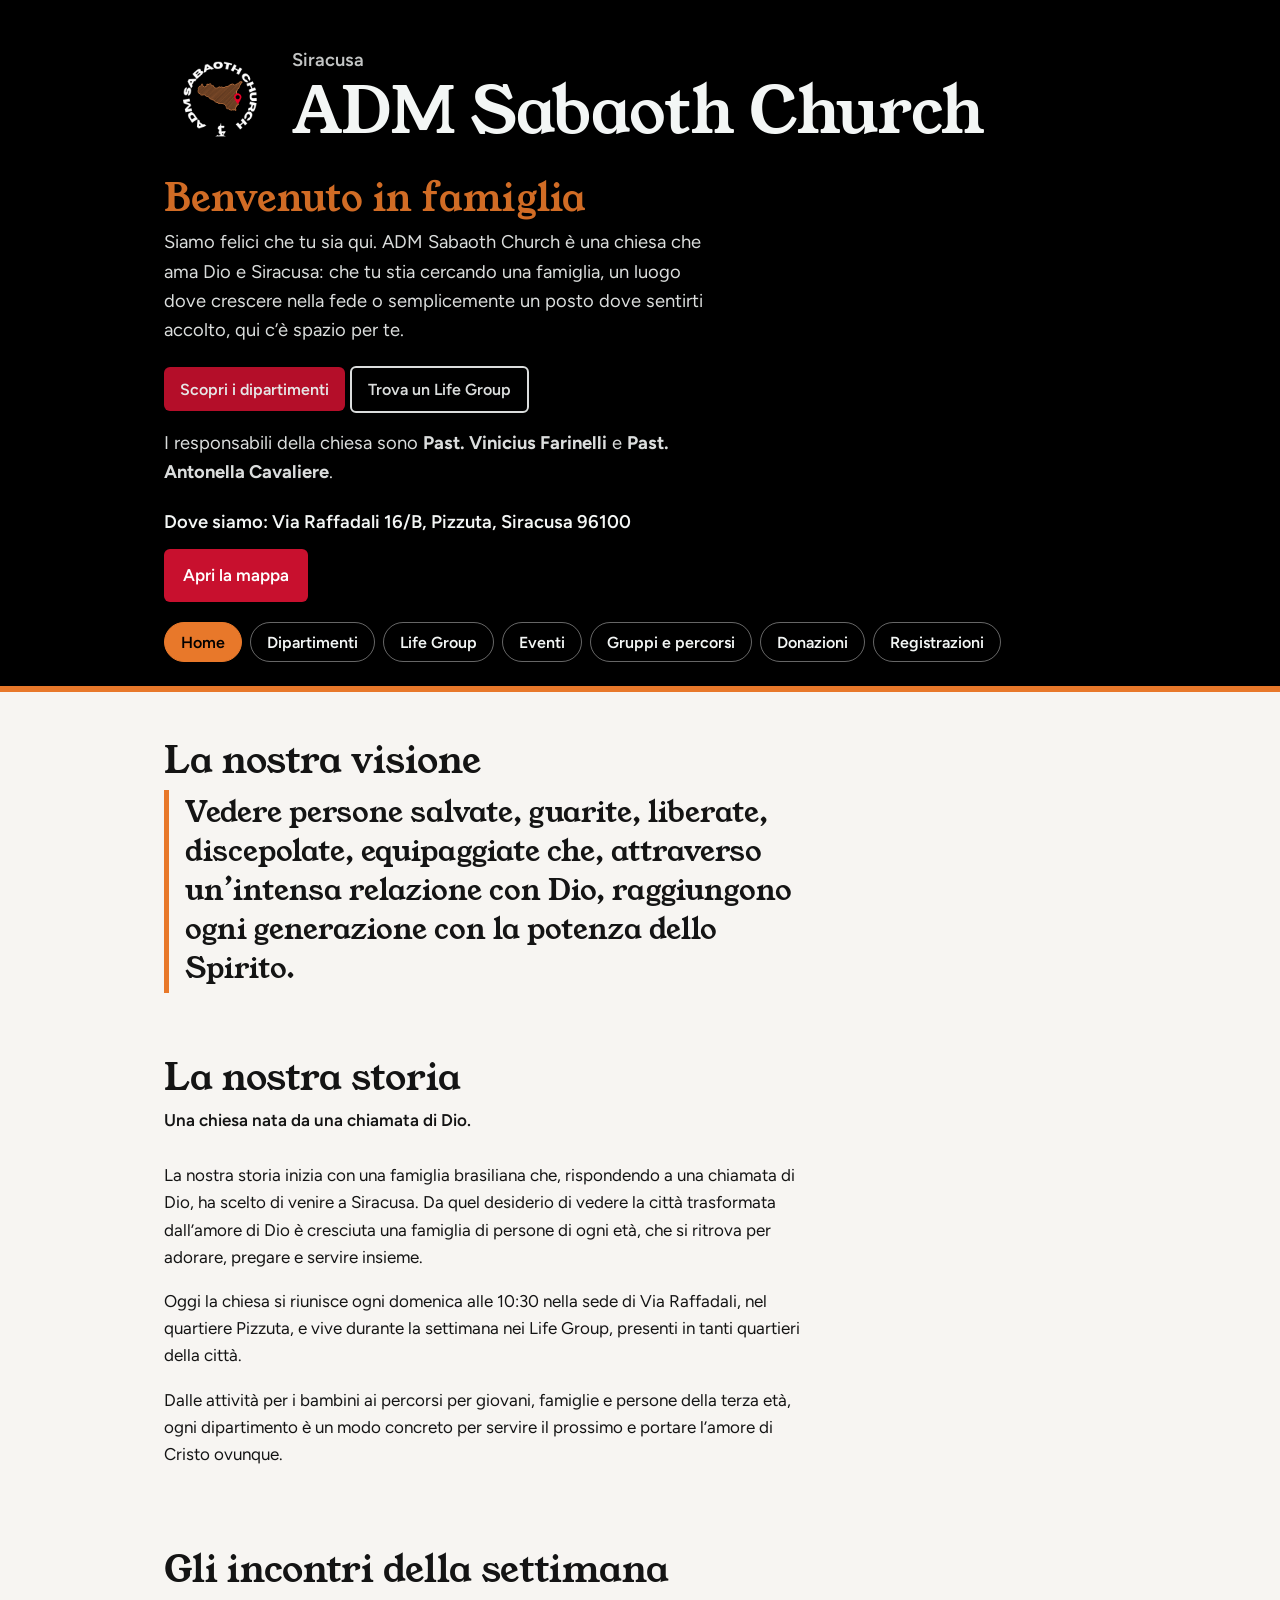
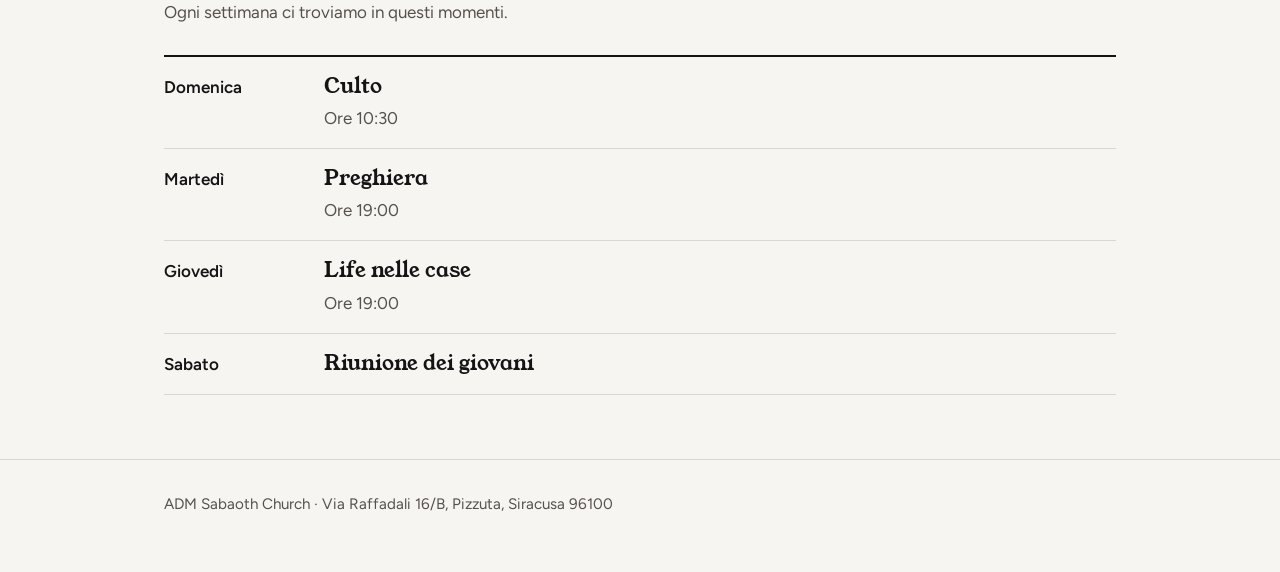
<file: index.html>
<!DOCTYPE html>
<html lang="it">
<head>
<meta charset="utf-8">
<meta name="viewport" content="width=device-width, initial-scale=1, viewport-fit=cover">
<link rel="manifest" href="manifest.webmanifest">
<meta name="theme-color" content="#000000">
<meta name="mobile-web-app-capable" content="yes">
<meta name="apple-mobile-web-app-capable" content="yes">
<meta name="apple-mobile-web-app-title" content="ADM Sabaoth">
<meta name="apple-mobile-web-app-status-bar-style" content="black">
<link rel="apple-touch-icon" href="images/icons/apple-touch-icon.png">
<link rel="icon" type="image/png" href="images/logo.png">
<title>ADM Sabaoth Church Siracusa</title>
<link rel="stylesheet" href="https://fonts.googleapis.com/css2?family=Young+Serif&family=Figtree:wght@400;500;600&display=swap">
<link rel="stylesheet" href="css/style.css">
</head>
<body>
<header class="hero"><div class="wrap">
  <div class="brand"><img class="logo" src="images/logo.png" width="160" height="160" alt="Logo ADM Sabaoth Church"><div><p class="city">Siracusa</p><h1>ADM Sabaoth Church</h1></div></div>
  <div class="hero-more">
    <p class="wl">Benvenuto in famiglia</p>
    <p>Siamo felici che tu sia qui. ADM Sabaoth Church è una chiesa che ama Dio e Siracusa: che tu stia cercando una famiglia, un luogo dove crescere nella fede o semplicemente un posto dove sentirti accolto, qui c’è spazio per te.</p>
    <p class="cta"><button type="button" data-go="dipartimenti">Scopri i dipartimenti</button> <button type="button" class="alt" data-go="life-group">Trova un Life Group</button></p>
    <p class="pastors">I responsabili della chiesa sono <b>Past. Vinicius Farinelli</b> e <b>Past. Antonella Cavaliere</b>.</p>
    <p class="addr">Dove siamo: Via Raffadali 16/B, Pizzuta, Siracusa 96100</p>
    <a class="btn" href="https://maps.app.goo.gl/d8hTg7NX4uiDzxAb7?g_st=ac" target="_blank" rel="noopener">Apri la mappa</a>
  </div>
  <nav class="nav" id="nav" aria-label="Sezioni"><button type="button" data-go="home">Home</button><button type="button" data-go="dipartimenti">Dipartimenti</button><button type="button" data-go="life-group">Life Group</button><button type="button" data-go="eventi">Eventi</button><button type="button" data-go="gruppi">Gruppi e percorsi</button><button type="button" data-go="donazioni">Donazioni</button><button type="button" data-go="registrazioni">Registrazioni</button></nav>
</div></header>

<main class="wrap">
  <div class="view on" id="v-home"><section class="vision" aria-labelledby="vs"><h2 id="vs">La nostra visione</h2><p class="vq">Vedere persone salvate, guarite, liberate, discepolate, equipaggiate che, attraverso un’intensa relazione con Dio, raggiungono ogni generazione con la potenza dello Spirito.</p></section>
  <section class="story" aria-labelledby="st">
    <h2 id="st">La nostra storia</h2>
    <p class="lead">Una chiesa nata da una chiamata di Dio.</p>
    <p>La nostra storia inizia con una famiglia brasiliana che, rispondendo a una chiamata di Dio, ha scelto di venire a Siracusa. Da quel desiderio di vedere la città trasformata dall’amore di Dio è cresciuta una famiglia di persone di ogni età, che si ritrova per adorare, pregare e servire insieme.</p>
    <p>Oggi la chiesa si riunisce ogni domenica alle 10:30 nella sede di Via Raffadali, nel quartiere Pizzuta, e vive durante la settimana nei Life Group, presenti in tanti quartieri della città.</p>
    <p>Dalle attività per i bambini ai percorsi per giovani, famiglie e persone della terza età, ogni dipartimento è un modo concreto per servire il prossimo e portare l’amore di Cristo ovunque.</p>
  </section>
  <section aria-labelledby="att">
    <h2 id="att">Gli incontri della settimana</h2>
    <p class="lead">Ogni settimana ci troviamo in questi momenti.</p>
    <ul class="week">
      <li><span class="day">Domenica</span><span class="what">Culto</span><span class="when">Ore 10:30</span></li>
      <li><span class="day">Martedì</span><span class="what">Preghiera</span><span class="when">Ore 19:00</span></li>
      <li><span class="day">Giovedì</span><span class="what">Life nelle case</span><span class="when">Ore 19:00</span></li>
      <li><span class="day">Sabato</span><span class="what">Riunione dei giovani</span></li>
    </ul>
  </section></div>

  <section class="view" id="v-dipartimenti" aria-labelledby="dip">
    <h2 id="dip">I dipartimenti</h2>
    <p class="lead">Scegli un dipartimento, guarda chi ne è responsabile e scrivigli per iscriverti.</p>
    <div class="deps" id="deps"></div>
  </section>

  <section class="view" id="v-gruppi" aria-labelledby="al">
    <h2 id="al">Gruppi e percorsi</h2>
    <p class="lead">Oltre ai dipartimenti, la chiesa offre gruppi e percorsi pensati per crescere insieme nella fede e nell’amicizia.</p>
    <div class="deps">
      <article class="dep"><h3>Intercessione</h3><p class="tag">Pregare per gli altri</p><p class="desc">Intercedere significa presentare a Dio le necessità, le sofferenze e le speranze delle persone, delle famiglie, della città e del mondo. È un gruppo che si riunisce per pregare insieme, con costanza, per chi ha bisogno e per ciò che Dio sta facendo.</p><p class="lead-name">Responsabili: <b>Katia e Roberta Caschetto</b></p><details><summary>Voglio partecipare</summary><div class="f"><div><label for="in-n">Nome e cognome</label><input id="in-n" autocomplete="name"></div><div><label for="in-p">Cellulare</label><input id="in-p" type="tel" autocomplete="tel"></div><div><label for="in-e">Email (facoltativa)</label><input id="in-e" type="email" autocomplete="email"></div><button type="button" id="in-b">Invia iscrizione</button><p class="msg" id="in-s" role="status"></p></div></details></article>
      <article class="dep"><h3>Gruppo di calcio</h3><p class="tag">Sport e comunione</p><p class="desc">Un gruppo di credenti che si ritrova per giocare a calcio insieme. Un modo semplice per fare squadra, rafforzare le amicizie e vivere la comunione anche fuori dagli incontri della chiesa.</p></article>
      <article class="dep"><h3>Mentorato</h3><p class="tag">Camminare accanto a qualcuno</p><p class="desc">Il mentorato è la possibilità che una persona si prenda cura di un membro della chiesa: prega e digiuna per lui o per lei, lo accompagna a crescere nelle vie del Signore ed è un valido sostegno nel suo cammino.</p><details><summary>Voglio un mentore</summary><div class="f"><p class="desc">Non hai ancora un mentore? Lascia qui i tuoi dati e ti contatteremo.</p><div><label for="mt-n">Nome e cognome</label><input id="mt-n" autocomplete="name"></div><div><label for="mt-e">Email</label><input id="mt-e" type="email" autocomplete="email"></div><div><label for="mt-p">Cellulare (facoltativo)</label><input id="mt-p" type="tel" autocomplete="tel"></div><button type="button" id="mt-b">Invia richiesta</button><p class="msg" id="mt-s" role="status"></p></div></details></article>
    </div>
  </section>

  <section class="view" id="v-life-group" aria-labelledby="lg">
    <h2 id="lg">Life Group</h2>
    <p class="lead">Attraverso questi gruppi vogliamo essere una presenza attiva nei diversi quartieri, favorendo relazioni autentiche e offrendo a ogni persona la possibilità di sentirsi parte di una famiglia. Ecco i Life Group attualmente organizzati sul territorio.</p>
    <div class="deps" id="life"></div>
  </section>

  <section class="view" id="v-eventi" aria-labelledby="ev">
    <h2 id="ev">Prossimi eventi</h2>
    <p class="lead">Gli appuntamenti da non perdere.</p>
    <ul class="week" id="events"></ul>
  </section>

  <section class="view" id="v-donazioni" aria-labelledby="dn">
    <h2 id="dn">Donazioni</h2>
    <p class="lead">Se desideri sostenere la missione della chiesa, puoi farlo con un bonifico bancario. Grazie per la tua generosità!</p>
    <img class="don" src="images/donazioni.png" alt="Dati per il bonifico bancario della Chiesa Assemblea di Dio Missionaria, con codice QR per salvare le coordinate" width="1400" height="624">
  </section>

  <section class="view" id="v-registrazioni" aria-labelledby="yt">
    <h2 id="yt">Rivedi gli incontri</h2>
    <p class="lead">Qui puoi rivivere tutte le attività e gli incontri che vengono fatti in chiesa. Seguici anche su Instagram e Facebook.</p>
    <div class="btns"><a class="btn" id="yt-link" href="https://m.youtube.com/results?sp=mAEA&search_query=adm+siracusa#searching" target="_blank" rel="noopener">Guarda su YouTube</a><a class="btn alt" href="https://www.instagram.com/admsabaoth?xtok=Znh0Nm9xOG95YmV2" target="_blank" rel="noopener">Instagram</a><a class="btn alt" href="https://www.facebook.com/share/1LxFjCsvwn/" target="_blank" rel="noopener">Facebook</a></div>
  </section>
</main>

<footer><div class="wrap">ADM Sabaoth Church · Via Raffadali 16/B, Pizzuta, Siracusa 96100
    <div class="install"><button type="button" id="install-btn" hidden>Installa l’app</button><p id="install-hint" hidden>Per installare l’app: tocca Condividi e poi “Aggiungi alla schermata Home”.</p></div></div></footer>

<script src="js/main.js"></script>
</body>
</html>
</file>
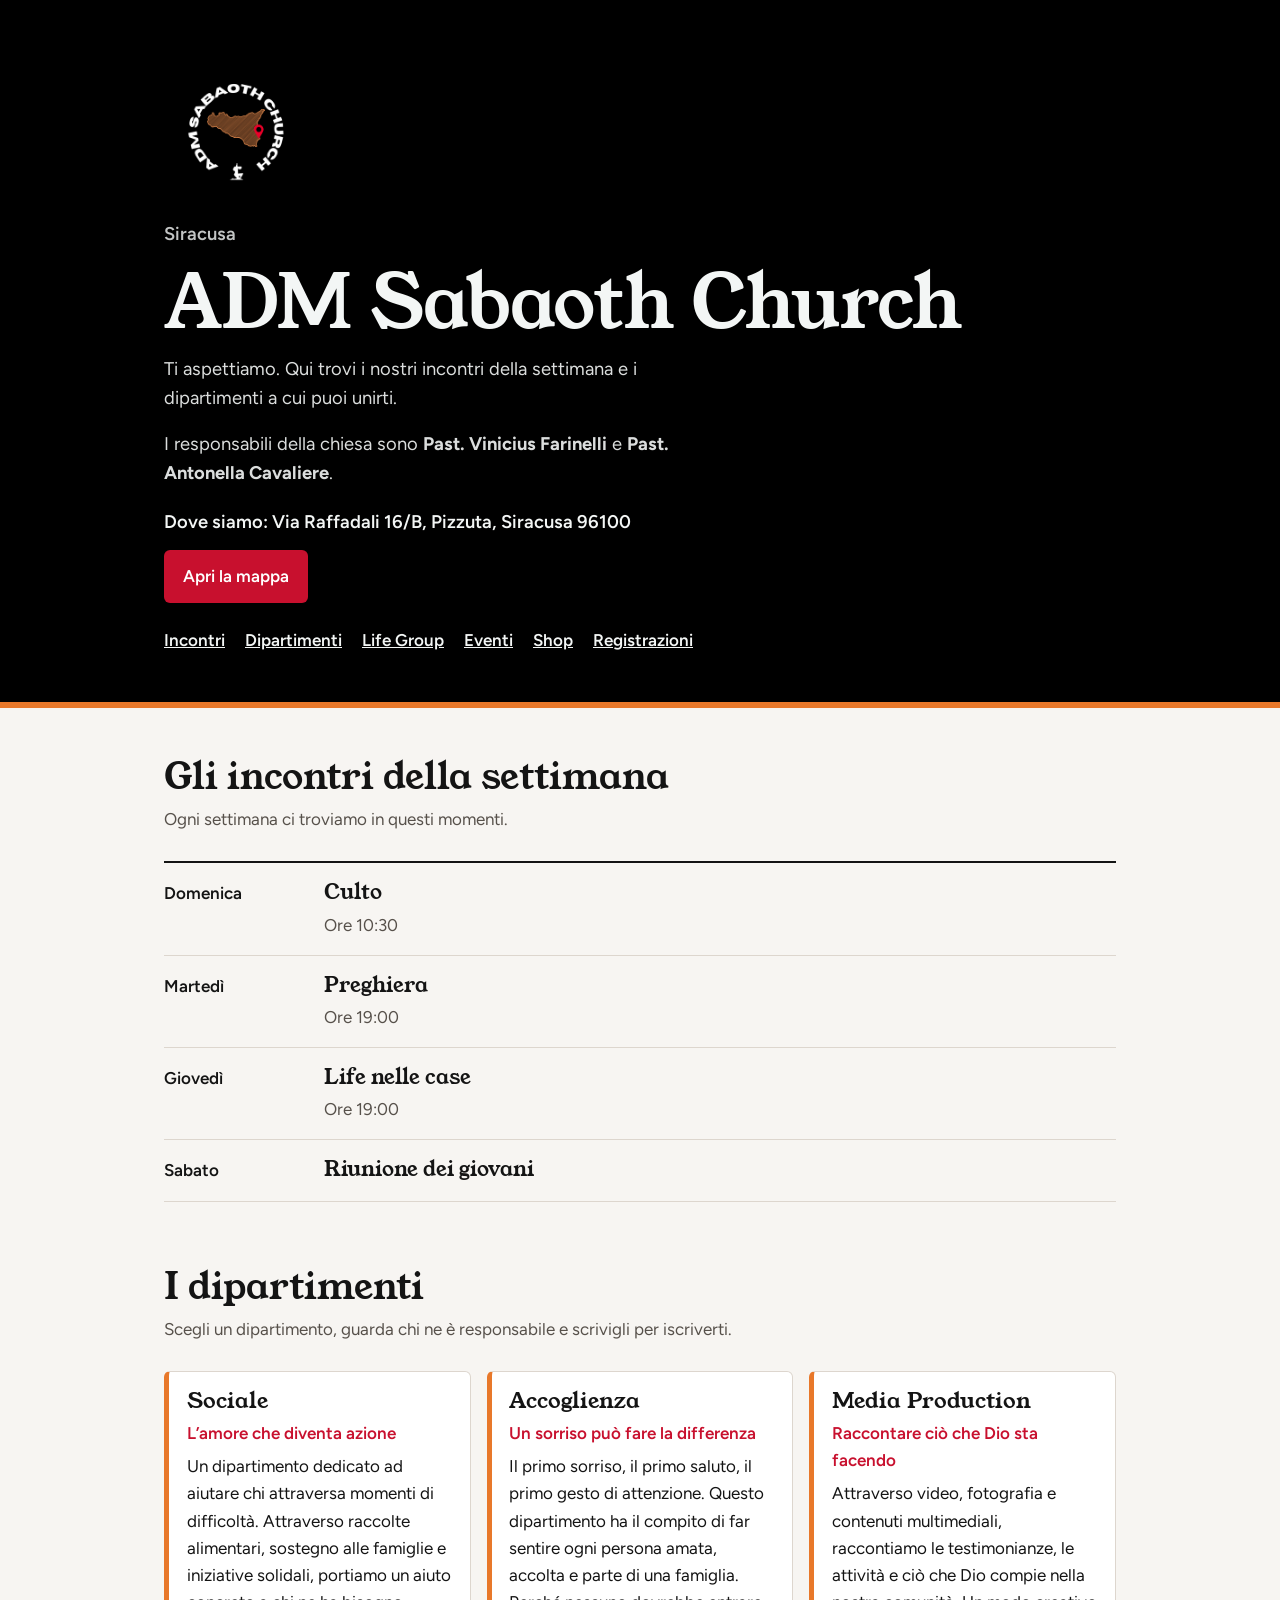
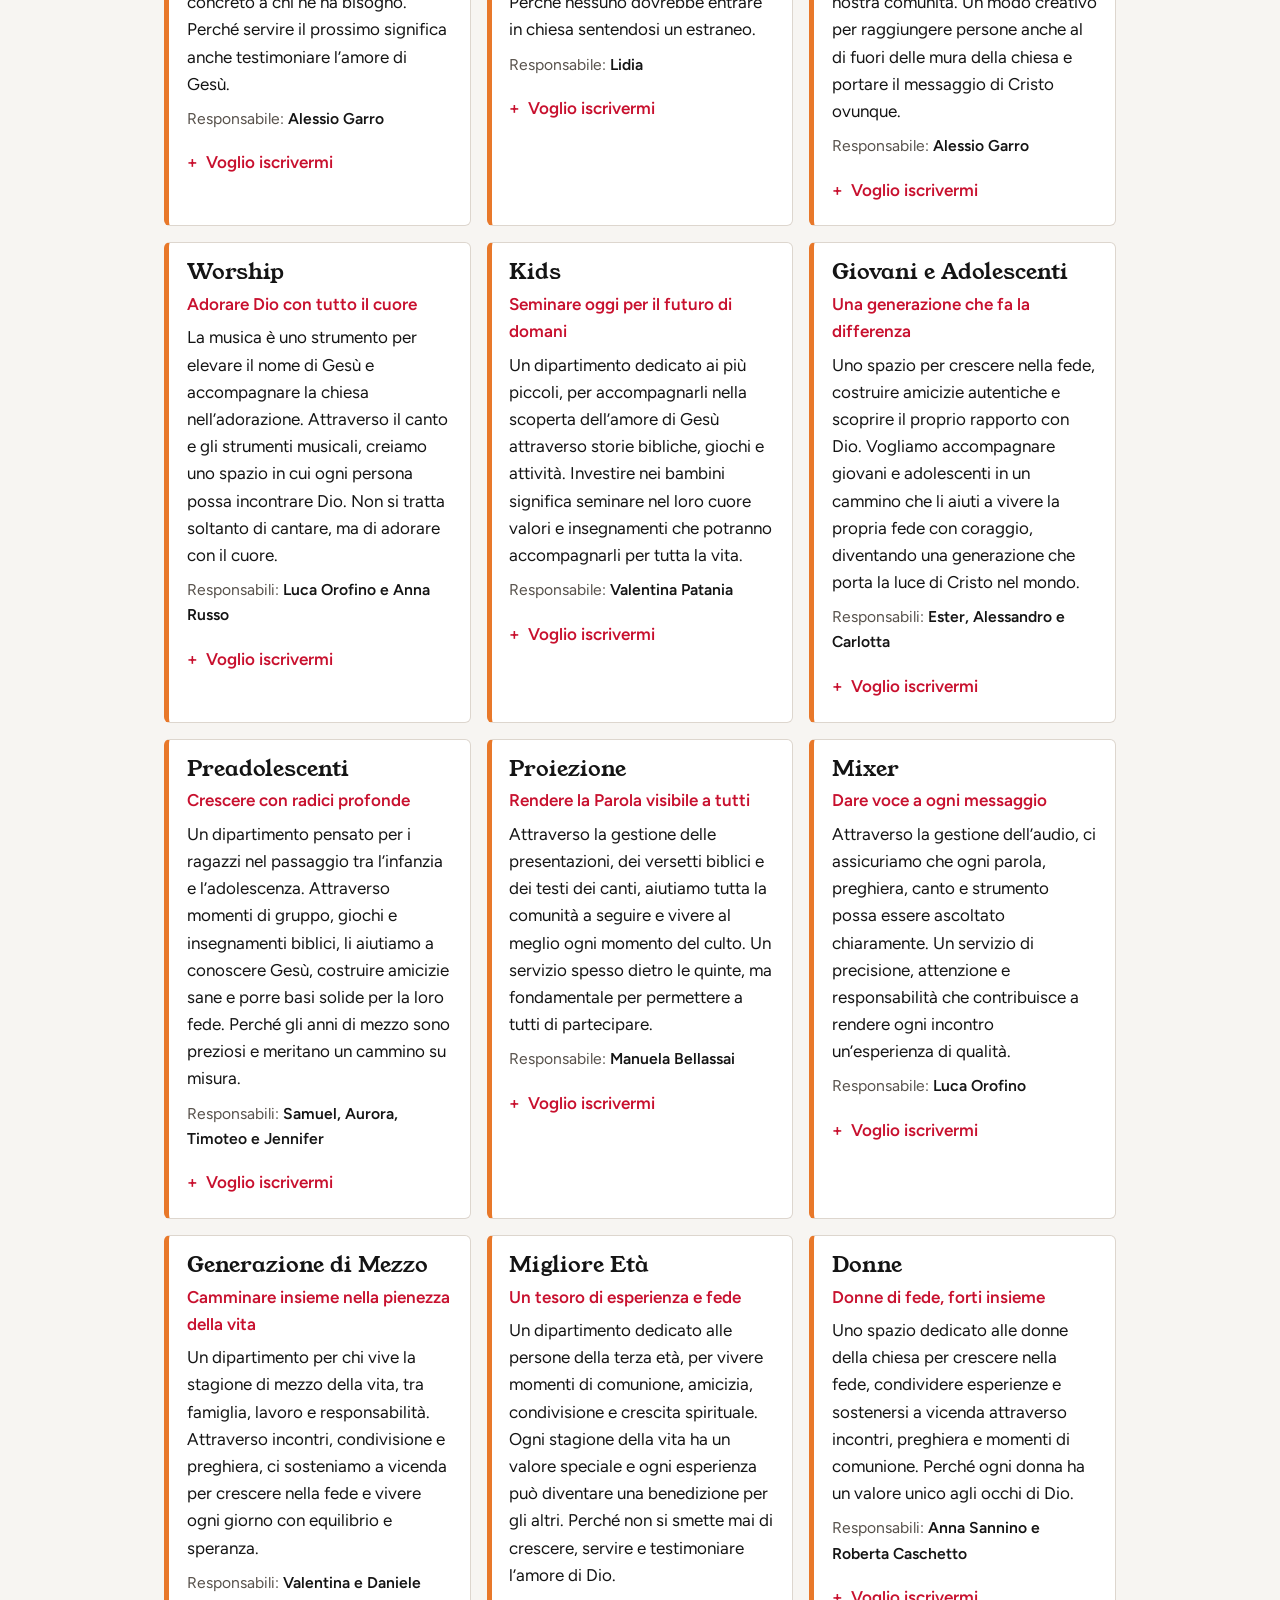
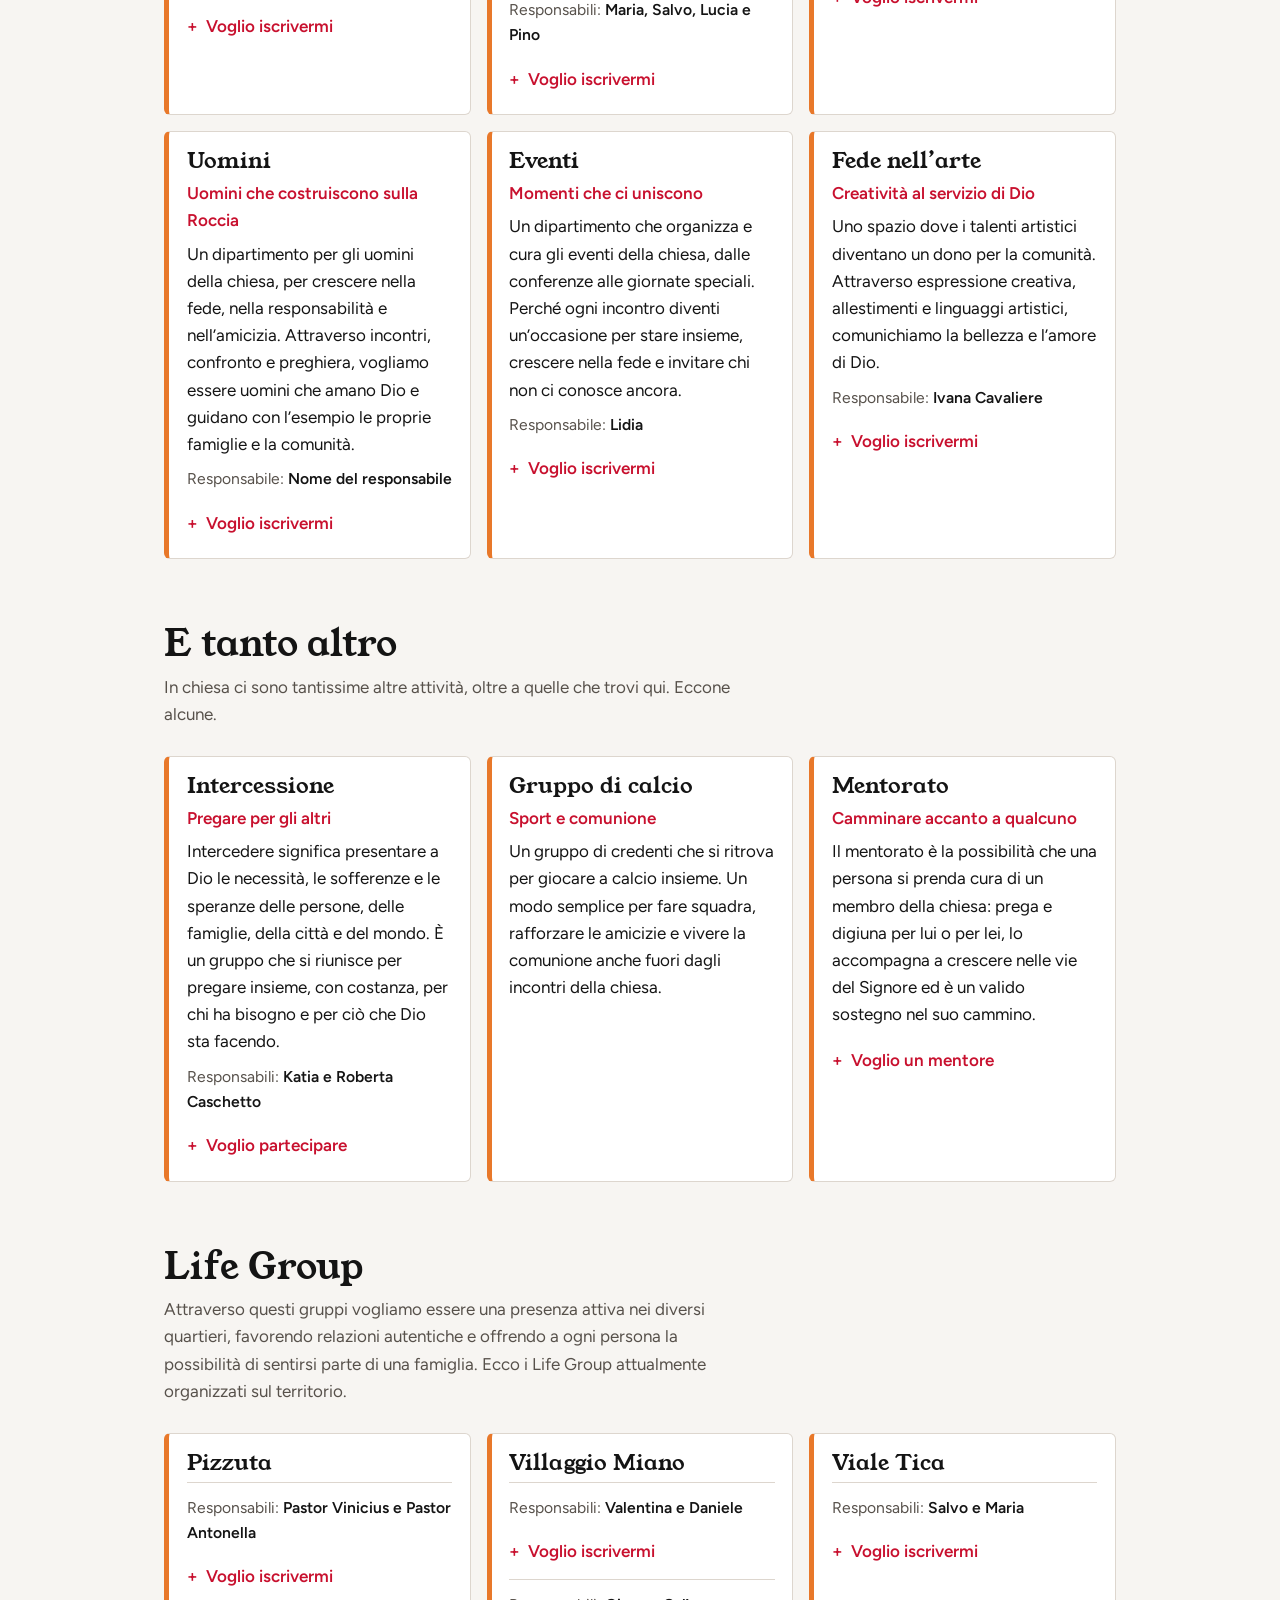
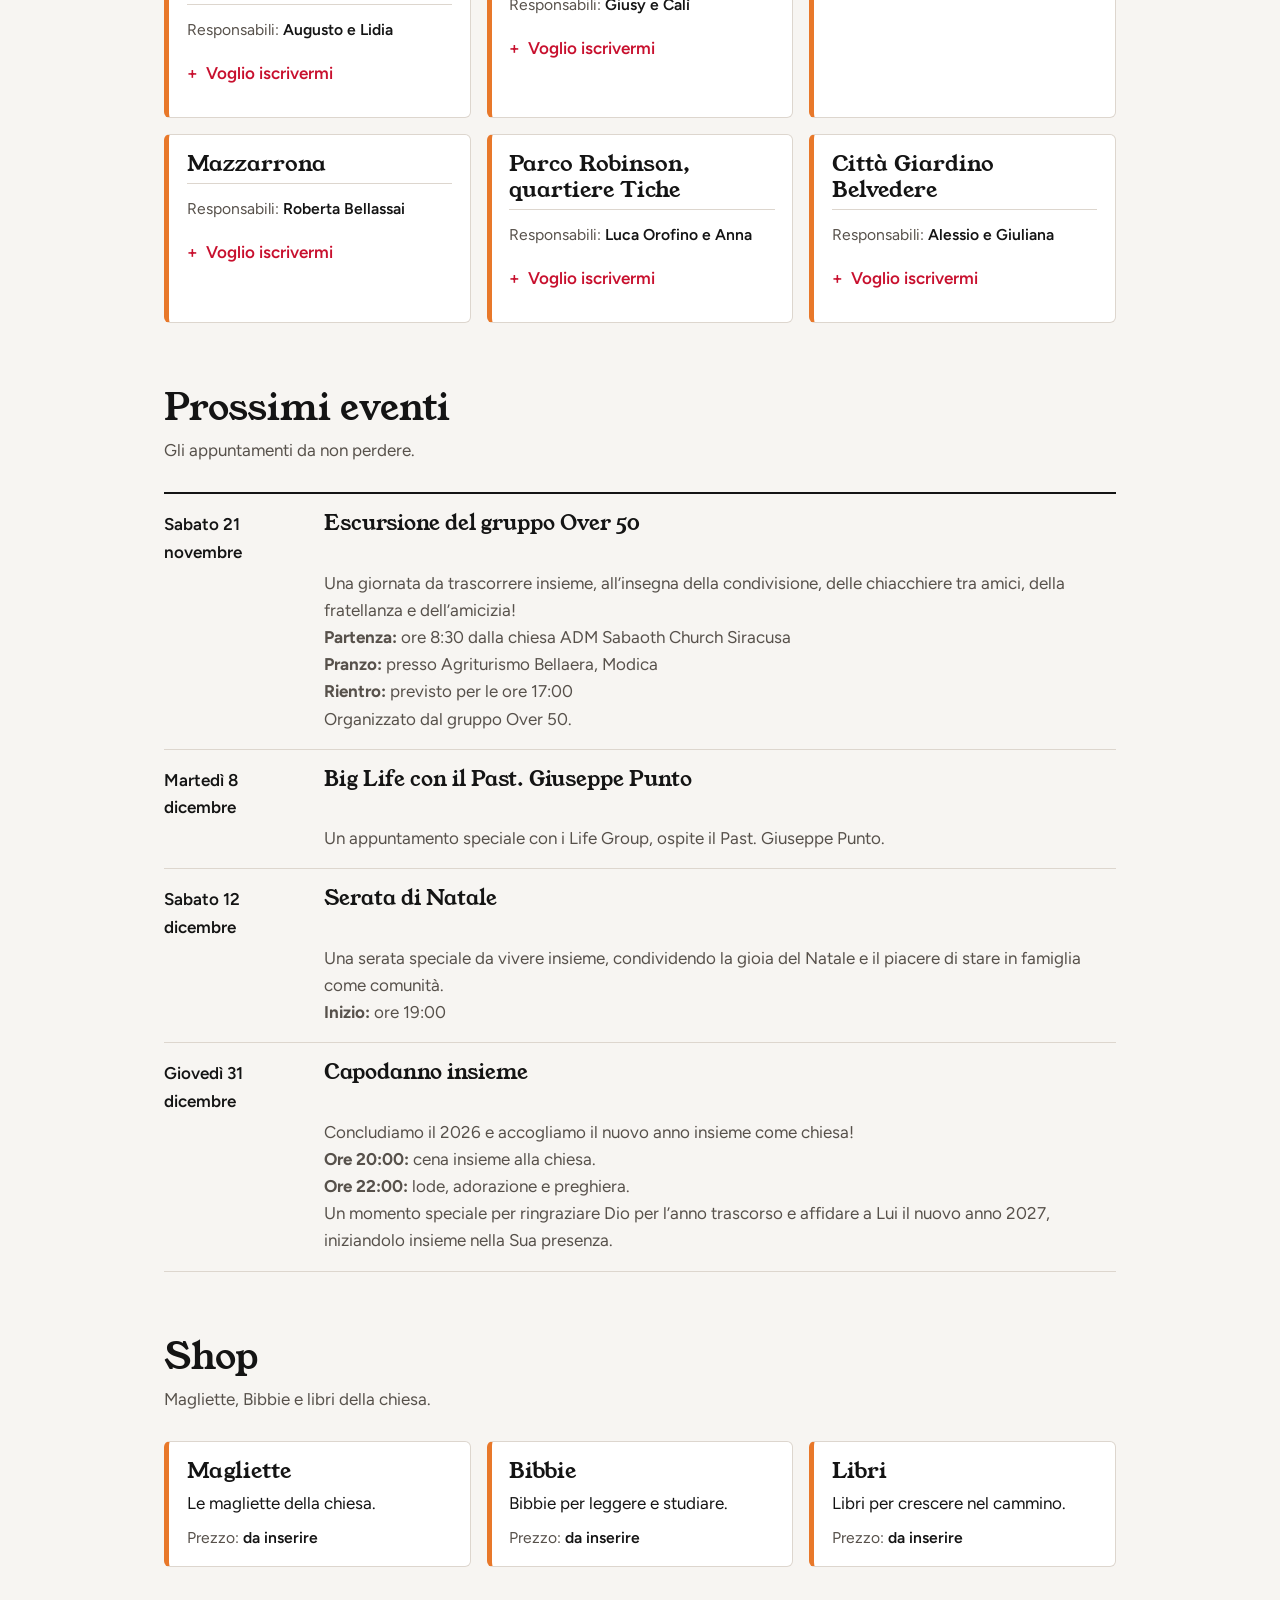
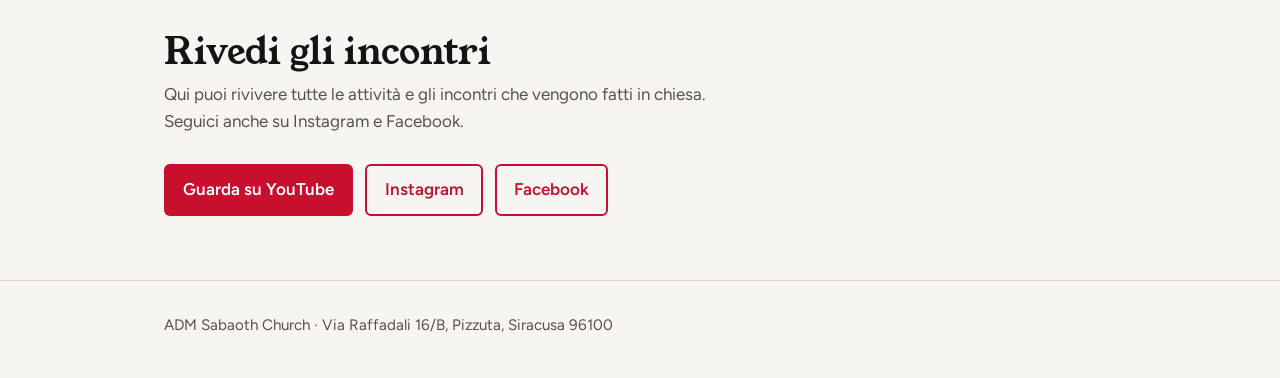
<file: adm-sabaoth-church-siracusa.html>
<!DOCTYPE html>
<html lang="it">
<head>
<meta charset="utf-8">
<meta name="viewport" content="width=device-width, initial-scale=1, viewport-fit=cover">
<title>ADM Sabaoth Church Siracusa</title>
<link rel="stylesheet" href="https://fonts.googleapis.com/css2?family=Young+Serif&family=Figtree:wght@400;500;600&display=swap">
<style>
:root{
  --bg:#F7F5F2;--ink:#141414;--muted:#57514B;--card:#FFFFFF;--line:#DDD6CE;
  --brand:#C8102E;--on-brand:#FFFFFF;--gold:#E8782A;--hero:#000000;--hero-ink:#F3F6F5;
  --serif:"Young Serif",Georgia,"Times New Roman",serif;
  --sans:"Figtree",system-ui,-apple-system,"Segoe UI",Roboto,sans-serif;
  color-scheme:light;
  box-sizing:border-box;padding-top:env(safe-area-inset-top,0px);padding-bottom:env(safe-area-inset-bottom,0px);
}
@media (prefers-color-scheme:dark){
  :root:not([data-theme="light"]){
    --bg:#0B0B0B;--ink:#F2F2F2;--muted:#ABABAB;--card:#161616;--line:#2C2C2C;
    --brand:#FF5C64;--on-brand:#0B0B0B;--gold:#F08A3C;--hero:#000000;--hero-ink:#F2F2F2;color-scheme:dark;
  }
}
:root[data-theme="dark"]{
  --bg:#0B0B0B;--ink:#F2F2F2;--muted:#ABABAB;--card:#161616;--line:#2C2C2C;
  --brand:#FF5C64;--on-brand:#0B0B0B;--gold:#F08A3C;--hero:#000000;--hero-ink:#F2F2F2;color-scheme:dark;
}
*,*::before,*::after{box-sizing:inherit}
html{scroll-padding-top:env(safe-area-inset-top,0px);scroll-behavior:smooth}
body{margin:0;background:var(--bg);color:var(--ink);font:400 1.0625rem/1.6 var(--sans)}
a{color:var(--brand)}
:focus-visible{outline:3px solid var(--gold);outline-offset:2px}
.wrap{max-width:62rem;margin:0 auto;padding:0 1.25rem}
header.hero{background:var(--hero);color:var(--hero-ink);padding:3.5rem 0 3rem;border-bottom:6px solid var(--gold)}
.hero h1{font:400 clamp(2.4rem,9vw,4.6rem)/1.05 var(--serif);margin:0 0 .75rem;letter-spacing:-.01em}
.hero p{margin:0;max-width:34rem;font-size:1.15rem;opacity:.9}
.hero .city{font-weight:600;margin-bottom:1rem;opacity:.8}
section{padding:3rem 0 1rem}
h2{font:400 clamp(1.7rem,5vw,2.3rem)/1.15 var(--serif);margin:0 0 .5rem}
.lead{color:var(--muted);margin:0 0 1.75rem;max-width:36rem}
.week{list-style:none;margin:0;padding:0;border-top:2px solid var(--ink)}
.week li{display:grid;grid-template-columns:9rem 1fr;gap:.25rem 1rem;padding:1rem 0;border-bottom:1px solid var(--line);align-items:baseline}
.week .day{font-weight:600}
.week .what{font:400 1.3rem/1.25 var(--serif)}
.week .when{grid-column:2;color:var(--muted)}
.deps{display:grid;gap:1rem;grid-template-columns:repeat(auto-fill,minmax(18rem,1fr))}
.dep{background:var(--card);border:1px solid var(--line);border-left:5px solid var(--gold);border-radius:6px;padding:1rem 1.1rem}
.dep h3{font:400 1.35rem/1.2 var(--serif);margin:0 0 .35rem}
.dep .lead-name{margin:0;color:var(--muted);font-size:.98rem}
.dep .lead-name b{color:var(--ink);font-weight:600}
details{margin-top:.8rem}
summary{cursor:pointer;font-weight:600;color:var(--brand);padding:.35rem 0;list-style:none}
summary::-webkit-details-marker{display:none}
summary::before{content:"+";display:inline-block;width:1.2rem;font-weight:600}
details[open] summary::before{content:"−"}
.f{display:grid;gap:.6rem;margin-top:.4rem}
label{font-size:.92rem;font-weight:600}
input,textarea{width:100%;font:inherit;color:var(--ink);background:var(--bg);border:1px solid var(--line);border-radius:6px;padding:.6rem .7rem}
textarea{min-height:5rem;resize:vertical}
button{font:600 1rem var(--sans);background:var(--brand);color:var(--on-brand);border:0;border-radius:6px;padding:.75rem 1rem;cursor:pointer;min-height:2.75rem}
.msg{margin:.2rem 0 0;font-size:.95rem}
.logo{display:block;width:9rem;height:9rem;max-width:40vw;border-radius:50%;margin:0 0 1.25rem;border:0}
.nav{display:flex;flex-wrap:wrap;gap:.5rem 1.25rem;margin-top:1.5rem}.nav a{color:var(--hero-ink);font-weight:600}
.grp{padding:.75rem 0 .5rem;border-top:1px solid var(--line)}
.grp .lead-name{margin:0}
.hero p.pastors{margin-top:1rem}
.hero p.addr{margin-top:1.25rem;font-weight:600;opacity:1}
.hero .btn{margin-top:.75rem}
button.alt{background:transparent;color:var(--brand);border:2px solid var(--brand)}
.btns{display:flex;flex-wrap:wrap;gap:.75rem}
.btn.alt{background:transparent;color:var(--brand);border:2px solid var(--brand);padding:calc(.8rem - 2px) calc(1.2rem - 2px)}
.tag{margin:0 0 .4rem;font-weight:600;color:var(--brand)}
.desc{margin:0 0 .5rem}
.btn{display:inline-block;background:var(--brand);color:var(--on-brand);text-decoration:none;font-weight:600;border-radius:6px;padding:.8rem 1.2rem}
footer{margin-top:3rem;padding:2rem 0 2.5rem;border-top:1px solid var(--line);color:var(--muted);font-size:.95rem}
@media (max-width:30rem){.week li{grid-template-columns:1fr}.week .when{grid-column:1}}
@media (prefers-reduced-motion:reduce){html{scroll-behavior:auto}}
</style>
</head>
<body>
<header class="hero"><div class="wrap">
  <img class="logo" src="[data-uri]" width="160" height="160" alt="Logo ADM Sabaoth Church">
  <p class="city">Siracusa</p>
  <h1>ADM Sabaoth Church</h1>
  <p>Ti aspettiamo. Qui trovi i nostri incontri della settimana e i dipartimenti a cui puoi unirti.</p>
  <p class="pastors">I responsabili della chiesa sono <b>Past. Vinicius Farinelli</b> e <b>Past. Antonella Cavaliere</b>.</p>
  <p class="addr">Dove siamo: Via Raffadali 16/B, Pizzuta, Siracusa 96100</p>
  <a class="btn" href="https://maps.app.goo.gl/d8hTg7NX4uiDzxAb7?g_st=ac" target="_blank" rel="noopener">Apri la mappa</a>
  <nav class="nav" aria-label="Sezioni"><a href="#att">Incontri</a><a href="#dip">Dipartimenti</a><a href="#lg">Life Group</a><a href="#ev">Eventi</a><a href="#sh">Shop</a><a href="#yt">Registrazioni</a></nav>
</div></header>

<main class="wrap">
  <section aria-labelledby="att">
    <h2 id="att">Gli incontri della settimana</h2>
    <p class="lead">Ogni settimana ci troviamo in questi momenti.</p>
    <ul class="week">
      <li><span class="day">Domenica</span><span class="what">Culto</span><span class="when">Ore 10:30</span></li>
      <li><span class="day">Martedì</span><span class="what">Preghiera</span><span class="when">Ore 19:00</span></li>
      <li><span class="day">Giovedì</span><span class="what">Life nelle case</span><span class="when">Ore 19:00</span></li>
      <li><span class="day">Sabato</span><span class="what">Riunione dei giovani</span></li>
    </ul>
  </section>

  <section aria-labelledby="dip">
    <h2 id="dip">I dipartimenti</h2>
    <p class="lead">Scegli un dipartimento, guarda chi ne è responsabile e scrivigli per iscriverti.</p>
    <div class="deps" id="deps"></div>
  </section>

  <section aria-labelledby="al">
    <h2 id="al">E tanto altro</h2>
    <p class="lead">In chiesa ci sono tantissime altre attività, oltre a quelle che trovi qui. Eccone alcune.</p>
    <div class="deps">
      <article class="dep"><h3>Intercessione</h3><p class="tag">Pregare per gli altri</p><p class="desc">Intercedere significa presentare a Dio le necessità, le sofferenze e le speranze delle persone, delle famiglie, della città e del mondo. È un gruppo che si riunisce per pregare insieme, con costanza, per chi ha bisogno e per ciò che Dio sta facendo.</p><p class="lead-name">Responsabili: <b>Katia e Roberta Caschetto</b></p><details><summary>Voglio partecipare</summary><div class="f"><div><label for="in-n">Nome e cognome</label><input id="in-n" autocomplete="name"></div><div><label for="in-p">Cellulare</label><input id="in-p" type="tel" autocomplete="tel"></div><div><label for="in-e">Email (facoltativa)</label><input id="in-e" type="email" autocomplete="email"></div><button type="button" id="in-b">Invia iscrizione</button><p class="msg" id="in-s" role="status"></p></div></details></article>
      <article class="dep"><h3>Gruppo di calcio</h3><p class="tag">Sport e comunione</p><p class="desc">Un gruppo di credenti che si ritrova per giocare a calcio insieme. Un modo semplice per fare squadra, rafforzare le amicizie e vivere la comunione anche fuori dagli incontri della chiesa.</p></article>
      <article class="dep"><h3>Mentorato</h3><p class="tag">Camminare accanto a qualcuno</p><p class="desc">Il mentorato è la possibilità che una persona si prenda cura di un membro della chiesa: prega e digiuna per lui o per lei, lo accompagna a crescere nelle vie del Signore ed è un valido sostegno nel suo cammino.</p><details><summary>Voglio un mentore</summary><div class="f"><p class="desc">Non hai ancora un mentore? Lascia qui i tuoi dati e ti contatteremo.</p><div><label for="mt-n">Nome e cognome</label><input id="mt-n" autocomplete="name"></div><div><label for="mt-e">Email</label><input id="mt-e" type="email" autocomplete="email"></div><div><label for="mt-p">Cellulare (facoltativo)</label><input id="mt-p" type="tel" autocomplete="tel"></div><button type="button" id="mt-b">Invia richiesta</button><p class="msg" id="mt-s" role="status"></p></div></details></article>
    </div>
  </section>

  <section aria-labelledby="lg">
    <h2 id="lg">Life Group</h2>
    <p class="lead">Attraverso questi gruppi vogliamo essere una presenza attiva nei diversi quartieri, favorendo relazioni autentiche e offrendo a ogni persona la possibilità di sentirsi parte di una famiglia. Ecco i Life Group attualmente organizzati sul territorio.</p>
    <div class="deps" id="life"></div>
  </section>

  <section aria-labelledby="ev">
    <h2 id="ev">Prossimi eventi</h2>
    <p class="lead">Gli appuntamenti da non perdere.</p>
    <ul class="week" id="events"></ul>
  </section>

  <section aria-labelledby="sh">
    <h2 id="sh">Shop</h2>
    <p class="lead">Magliette, Bibbie e libri della chiesa.</p>
    <div class="deps" id="shop"></div>
  </section>

  <section aria-labelledby="yt">
    <h2 id="yt">Rivedi gli incontri</h2>
    <p class="lead">Qui puoi rivivere tutte le attività e gli incontri che vengono fatti in chiesa. Seguici anche su Instagram e Facebook.</p>
    <div class="btns"><a class="btn" id="yt-link" href="https://m.youtube.com/results?sp=mAEA&search_query=adm+siracusa#searching" target="_blank" rel="noopener">Guarda su YouTube</a><a class="btn alt" href="https://www.instagram.com/admsabaoth?xtok=Znh0Nm9xOG95YmV2" target="_blank" rel="noopener">Instagram</a><a class="btn alt" href="https://www.facebook.com/share/1LxFjCsvwn/" target="_blank" rel="noopener">Facebook</a></div>
  </section>
</main>

<footer><div class="wrap">ADM Sabaoth Church · Via Raffadali 16/B, Pizzuta, Siracusa 96100</div></footer>

<script>
// Per ogni dipartimento inserisci nome e email del responsabile.
// Chiavi Web3Forms: una per ogni email di responsabile (si crea su web3forms.com inserendo quella email).
var KEYS={"garalessio@gmail.com":"","Visfit@yahoo.it":"","lucaorofino@hotmail.it":"","lidia.bizzini@gmail.com":"","ivana.cavaliere03@gmail.com":"","valentinapatania12@gmail.com":"","samuelferrara05@gmail.com":""};
var DEPS=[
  {n:"Sociale",r:"Alessio Garro",e:"garalessio@gmail.com",w:"393207436379"},
  {n:"Accoglienza",r:"Lidia",e:"lidia.bizzini@gmail.com",w:"393496363338"},
  {n:"Media Production",r:"Alessio Garro",e:"garalessio@gmail.com",w:"393207436379"},
  {n:"Worship",r:"Luca Orofino e Anna Russo",e:"lucaorofino@hotmail.it",w:"393920613832"},
  {n:"Kids",r:"Valentina Patania",e:"valentinapatania12@gmail.com",w:"393481711007"},
  {n:"Giovani e Adolescenti",r:"Ester, Alessandro e Carlotta",e:"",w:"393518754346"},
  {n:"Preadolescenti",r:"Samuel, Aurora, Timoteo e Jennifer",e:"samuelferrara05@gmail.com",w:"393893120812"},
  {n:"Proiezione",r:"Manuela Bellassai",e:""},
  {n:"Mixer",r:"Luca Orofino",e:"lucaorofino@hotmail.it",w:"393920613832"},
  {n:"Generazione di Mezzo",r:"Valentina e Daniele",e:"valentinapatania12@gmail.com",w:"393481711007"},
  {n:"Migliore Età",r:"Maria, Salvo, Lucia e Pino",e:"",w:"393496829028"},
  {n:"Donne",r:"Anna Sannino e Roberta Caschetto",e:""},
  {n:"Uomini",r:"Nome del responsabile",e:""},
  {n:"Eventi",r:"Lidia",e:"lidia.bizzini@gmail.com",w:"393496363338"},
  {n:"Fede nell’arte",r:"Ivana Cavaliere",e:"ivana.cavaliere03@gmail.com",w:"393929605378"}
];
var DESC={"Sociale": {"t": "L’amore che diventa azione", "x": "Un dipartimento dedicato ad aiutare chi attraversa momenti di difficoltà. Attraverso raccolte alimentari, sostegno alle famiglie e iniziative solidali, portiamo un aiuto concreto a chi ne ha bisogno. Perché servire il prossimo significa anche testimoniare l’amore di Gesù."}, "Accoglienza": {"t": "Un sorriso può fare la differenza", "x": "Il primo sorriso, il primo saluto, il primo gesto di attenzione. Questo dipartimento ha il compito di far sentire ogni persona amata, accolta e parte di una famiglia. Perché nessuno dovrebbe entrare in chiesa sentendosi un estraneo."}, "Media Production": {"t": "Raccontare ciò che Dio sta facendo", "x": "Attraverso video, fotografia e contenuti multimediali, raccontiamo le testimonianze, le attività e ciò che Dio compie nella nostra comunità. Un modo creativo per raggiungere persone anche al di fuori delle mura della chiesa e portare il messaggio di Cristo ovunque."}, "Worship": {"t": "Adorare Dio con tutto il cuore", "x": "La musica è uno strumento per elevare il nome di Gesù e accompagnare la chiesa nell’adorazione. Attraverso il canto e gli strumenti musicali, creiamo uno spazio in cui ogni persona possa incontrare Dio. Non si tratta soltanto di cantare, ma di adorare con il cuore."}, "Kids": {"t": "Seminare oggi per il futuro di domani", "x": "Un dipartimento dedicato ai più piccoli, per accompagnarli nella scoperta dell’amore di Gesù attraverso storie bibliche, giochi e attività. Investire nei bambini significa seminare nel loro cuore valori e insegnamenti che potranno accompagnarli per tutta la vita."}, "Giovani e Adolescenti": {"t": "Una generazione che fa la differenza", "x": "Uno spazio per crescere nella fede, costruire amicizie autentiche e scoprire il proprio rapporto con Dio. Vogliamo accompagnare giovani e adolescenti in un cammino che li aiuti a vivere la propria fede con coraggio, diventando una generazione che porta la luce di Cristo nel mondo."}, "Preadolescenti": {"t": "Crescere con radici profonde", "x": "Un dipartimento pensato per i ragazzi nel passaggio tra l’infanzia e l’adolescenza. Attraverso momenti di gruppo, giochi e insegnamenti biblici, li aiutiamo a conoscere Gesù, costruire amicizie sane e porre basi solide per la loro fede. Perché gli anni di mezzo sono preziosi e meritano un cammino su misura."}, "Proiezione": {"t": "Rendere la Parola visibile a tutti", "x": "Attraverso la gestione delle presentazioni, dei versetti biblici e dei testi dei canti, aiutiamo tutta la comunità a seguire e vivere al meglio ogni momento del culto. Un servizio spesso dietro le quinte, ma fondamentale per permettere a tutti di partecipare."}, "Mixer": {"t": "Dare voce a ogni messaggio", "x": "Attraverso la gestione dell’audio, ci assicuriamo che ogni parola, preghiera, canto e strumento possa essere ascoltato chiaramente. Un servizio di precisione, attenzione e responsabilità che contribuisce a rendere ogni incontro un’esperienza di qualità."}, "Migliore Età": {"t": "Un tesoro di esperienza e fede", "x": "Un dipartimento dedicato alle persone della terza età, per vivere momenti di comunione, amicizia, condivisione e crescita spirituale. Ogni stagione della vita ha un valore speciale e ogni esperienza può diventare una benedizione per gli altri. Perché non si smette mai di crescere, servire e testimoniare l’amore di Dio."}, "Donne": {"t": "Donne di fede, forti insieme", "x": "Uno spazio dedicato alle donne della chiesa per crescere nella fede, condividere esperienze e sostenersi a vicenda attraverso incontri, preghiera e momenti di comunione. Perché ogni donna ha un valore unico agli occhi di Dio."}, "Uomini": {"t": "Uomini che costruiscono sulla Roccia", "x": "Un dipartimento per gli uomini della chiesa, per crescere nella fede, nella responsabilità e nell’amicizia. Attraverso incontri, confronto e preghiera, vogliamo essere uomini che amano Dio e guidano con l’esempio le proprie famiglie e la comunità."}, "Eventi": {"t": "Momenti che ci uniscono", "x": "Un dipartimento che organizza e cura gli eventi della chiesa, dalle conferenze alle giornate speciali. Perché ogni incontro diventi un’occasione per stare insieme, crescere nella fede e invitare chi non ci conosce ancora."}, "Fede nell’arte": {"t": "Creatività al servizio di Dio", "x": "Uno spazio dove i talenti artistici diventano un dono per la comunità. Attraverso espressione creativa, allestimenti e linguaggi artistici, comunichiamo la bellezza e l’amore di Dio."}, "Generazione di Mezzo": {"t": "Camminare insieme nella pienezza della vita", "x": "Un dipartimento per chi vive la stagione di mezzo della vita, tra famiglia, lavoro e responsabilità. Attraverso incontri, condivisione e preghiera, ci sosteniamo a vicenda per crescere nella fede e vivere ogni giorno con equilibrio e speranza."}};
// Eventi di dicembre: sostituisci i segnaposto con date e titoli reali.
var EVENTS=[{d:"Sabato 21 novembre",t:"Escursione del gruppo Over 50",w:"Una giornata da trascorrere insieme, all’insegna della condivisione, delle chiacchiere tra amici, della fratellanza e dell’amicizia!<br><b>Partenza:</b> ore 8:30 dalla chiesa ADM Sabaoth Church Siracusa<br><b>Pranzo:</b> presso Agriturismo Bellaera, Modica<br><b>Rientro:</b> previsto per le ore 17:00<br>Organizzato dal gruppo Over 50."},{d:"Martedì 8 dicembre",t:"Big Life con il Past. Giuseppe Punto",w:"Un appuntamento speciale con i Life Group, ospite il Past. Giuseppe Punto."},
 {d:"Sabato 12 dicembre",t:"Serata di Natale",w:"Una serata speciale da vivere insieme, condividendo la gioia del Natale e il piacere di stare in famiglia come comunità.<br><b>Inizio:</b> ore 19:00"},{d:"Giovedì 31 dicembre",t:"Capodanno insieme",w:"Concludiamo il 2026 e accogliamo il nuovo anno insieme come chiesa!<br><b>Ore 20:00:</b> cena insieme alla chiesa.<br><b>Ore 22:00:</b> lode, adorazione e preghiera.<br>Un momento speciale per ringraziare Dio per l’anno trascorso e affidare a Lui il nuovo anno 2027, iniziandolo insieme nella Sua presenza."}];
var SHOP=[{n:"Magliette",x:"Le magliette della chiesa."},{n:"Bibbie",x:"Bibbie per leggere e studiare."},{n:"Libri",x:"Libri per crescere nel cammino."}];
document.getElementById("events").innerHTML=EVENTS.map(function(e){return '<li><span class="day">'+e.d+'</span><span class="what">'+e.t+'</span><span class="when">'+e.w+'</span></li>';}).join("");
document.getElementById("shop").innerHTML=SHOP.map(function(s){return '<article class="dep"><h3>'+s.n+'</h3><p class="desc">'+s.x+'</p><p class="lead-name">Prezzo: <b>da inserire</b></p></article>';}).join("");
var LIFE=[{z:'Pizzuta',g:[['Gruppo 1','Pastor Vinicius e Pastor Antonella'],['Gruppo 2','Augusto e Lidia']]},{z:'Villaggio Miano',g:[['Gruppo 1','Valentina e Daniele'],['Gruppo 2','Giusy e Calì']]},{z:'Viale Tica',g:[['Gruppo 1','Salvo e Maria']]},{z:'Mazzarrona',g:[['Gruppo 1','Roberta Bellassai']]},{z:'Parco Robinson, quartiere Tiche',g:[['Gruppo 1','Luca Orofino e Anna']]},{z:'Città Giardino Belvedere',g:[['Gruppo 1','Alessio e Giuliana']]}];
// Email dei responsabili, es. LEM['Pizzuta Gruppo 1']='nome@email.it'
var LEM={'Città Giardino Belvedere Gruppo 1':'garalessio@gmail.com','Pizzuta Gruppo 1':'Visfit@yahoo.it','Parco Robinson, quartiere Tiche Gruppo 1':'lucaorofino@hotmail.it','Villaggio Miano Gruppo 1':'valentinapatania12@gmail.com'};var LWA={'Città Giardino Belvedere Gruppo 1':'393207436379','Pizzuta Gruppo 1':'393476870698','Parco Robinson, quartiere Tiche Gruppo 1':'393920613832','Villaggio Miano Gruppo 1':'393481711007','Viale Tica Gruppo 1':'393496829028'};var LG=[];
document.getElementById('life').innerHTML=LIFE.map(function(z){return '<article class="dep"><h3>'+z.z+'</h3>'+z.g.map(function(g){var id=LG.length,n=z.z+' '+g[0];LG.push({n:n,z:z.z+' ('+g[1]+')'});return '<div class="grp"><p class="lead-name">Responsabili: <b>'+g[1]+'</b></p><details><summary>Voglio iscrivermi</summary><div class="f"><div><label for="ln'+id+'">Nome e cognome</label><input id="ln'+id+'" autocomplete="name"></div><div><label for="lt'+id+'">Email</label><input id="lt'+id+'" type="email" autocomplete="email"></div><div><label for="lp'+id+'">Cellulare</label><input id="lp'+id+'" type="tel" autocomplete="tel"></div><div><label for="lm'+id+'">Messaggio</label><textarea id="lm'+id+'">Ciao, vorrei iscrivermi al Life Group di '+z.z+' (responsabili: '+g[1]+').</textarea></div><button type="button" data-l="'+id+'" data-k="w">Invia su WhatsApp</button><button type="button" class="alt" data-l="'+id+'" data-k="e">Invia via email</button><p class="msg" id="ls'+id+'" role="status"></p></div></details></div>';}).join('')+'</article>';}).join('');
document.getElementById('life').addEventListener('click',function(ev){
  var b=ev.target.closest('button[data-l]');if(!b)return;
  var i=b.getAttribute('data-l'),k=b.getAttribute('data-k'),n=LG[i].n,s=document.getElementById('ls'+i);
  var nome=document.getElementById('ln'+i).value.trim(),rec=document.getElementById('lt'+i).value.trim(),tel=document.getElementById('lp'+i).value.trim(),msg=document.getElementById('lm'+i).value.trim();
  if(!nome||!rec||!tel){s.textContent='Inserisci nome e cognome, email e cellulare, così i responsabili possono risponderti.';return;}
  if(!(k=='w'?LWA[n]:LEM[n])){s.textContent='Il contatto dei responsabili non è ancora configurato.';return;}
  if(k=='e'&&KEYS[LEM[n]]){post(KEYS[LEM[n]],'Iscrizione Life Group '+LG[i].z,nome,rec,tel,msg,s,b);return;}
  var body=msg+'\n\nNome: '+nome+'\nEmail: '+rec+'\nCellulare: '+tel;go(k=='w'?'https://wa.me/'+LWA[n]+'?text='+encodeURIComponent('Iscrizione Life Group '+LG[i].z+'\n\n'+body):'mailto:'+LEM[n]+'?subject='+encodeURIComponent('Iscrizione Life Group '+LG[i].z)+'&body='+encodeURIComponent(body),true);
  s.textContent=k=='w'?'Si apre WhatsApp: premi invio per mandare il messaggio.':'Si apre la tua email: premi invio per mandare il messaggio. Se non si apre, scrivi a '+LEM[n]+'.';
});
function post(key,subject,nome,rec,tel,msg,s,b){
  b.disabled=true;s.textContent="Invio in corso…";
  fetch("https://api.web3forms.com/submit",{method:"POST",headers:{"Content-Type":"application/json",Accept:"application/json"},body:JSON.stringify({access_key:key,subject:subject,from_name:"Sito ADM Sabaoth Church",name:nome,email:rec,phone:tel,message:msg+"\n\nNome: "+nome+"\nEmail: "+rec+"\nCellulare: "+tel})})
  .then(function(r){return r.json();}).then(function(j){b.disabled=false;s.textContent=j.success?"Richiesta inviata! Il responsabile la riceverà via email.":"Invio non riuscito. Riprova oppure usa WhatsApp.";})
  .catch(function(){b.disabled=false;s.textContent="Invio non riuscito. Riprova oppure usa WhatsApp.";});
}
var MENT={w:"393936701679",e:""};// numero WhatsApp con prefisso, es. 393331234567
document.getElementById("mt-b").addEventListener("click",function(){
  var n=document.getElementById("mt-n").value.trim(),e=document.getElementById("mt-e").value.trim(),p=document.getElementById("mt-p").value.trim(),s=document.getElementById("mt-s");
  if(!n||!e){s.textContent="Inserisci nome e cognome ed email.";return;}
  if(!MENT.w){s.textContent="Il contatto non è ancora configurato.";return;}
  if(KEYS[MENT.e]){post(KEYS[MENT.e],"Richiesta di un mentore",n,e,p,"Richiesta di un mentore",s,document.getElementById("mt-b"));return;}
  go("https://wa.me/"+MENT.w+"?text="+encodeURIComponent("Richiesta di un mentore\n\nNome: "+n+"\nEmail: "+e+(p?"\nCellulare: "+p:"")),true);
  s.textContent="Si apre WhatsApp: premi invio per mandare la richiesta.";
});
var INTER={w:"393400861233"};
document.getElementById("in-b").addEventListener("click",function(){
  var n=document.getElementById("in-n").value.trim(),p=document.getElementById("in-p").value.trim(),e=document.getElementById("in-e").value.trim(),s=document.getElementById("in-s");
  if(!n||!p){s.textContent="Inserisci nome e cognome e cellulare.";return;}
  go("https://wa.me/"+INTER.w+"?text="+encodeURIComponent("Iscrizione a Intercessione\n\nNome: "+n+"\nCellulare: "+p+(e?"\nEmail: "+e:"")),true);
  s.textContent="Si apre WhatsApp: premi invio per mandare l’iscrizione.";
});
function go(u,blank){var a=document.createElement("a");a.href=u;if(blank){a.target="_blank";a.rel="noopener";}document.body.appendChild(a);a.click();a.remove();}
var root=document.getElementById("deps");
DEPS.forEach(function(d,i){
  var c=document.createElement("article");c.className="dep";
  c.innerHTML='<h3>'+d.n+'</h3>'+(DESC[d.n]&&DESC[d.n].t?'<p class="tag">'+DESC[d.n].t+'</p>':'')+'<p class="desc">'+(DESC[d.n]?DESC[d.n].x:"")+'</p><p class="lead-name">'+(/,| e /.test(d.r)?'Responsabili':'Responsabile')+': <b>'+d.r+'</b></p>'+
  '<details><summary>Voglio iscrivermi</summary><div class="f">'+
  '<div><label for="n'+i+'">Nome e cognome</label><input id="n'+i+'" autocomplete="name"></div>'+
  '<div><label for="t'+i+'">Email</label><input id="t'+i+'" type="email" autocomplete="email"></div>'+
  '<div><label for="p'+i+'">Cellulare</label><input id="p'+i+'" type="tel" autocomplete="tel"></div>'+
  '<div><label for="m'+i+'">Messaggio</label><textarea id="m'+i+'">Ciao, vorrei iscrivermi al dipartimento '+d.n+'.</textarea></div>'+
  '<button type="button" data-i="'+i+'" data-k="w">Invia su WhatsApp</button>'+
  '<button type="button" class="alt" data-i="'+i+'" data-k="e">Invia via email</button>'+
  '<p class="msg" id="s'+i+'" role="status"></p></div></details>';
  root.appendChild(c);
});
root.addEventListener("click",function(ev){
  var b=ev.target.closest("button[data-i]");if(!b)return;
  var i=b.getAttribute("data-i"),k=b.getAttribute("data-k"),d=DEPS[i];
  var nome=document.getElementById("n"+i).value.trim();
  var rec=document.getElementById("t"+i).value.trim(),tel=document.getElementById("p"+i).value.trim();
  var msg=document.getElementById("m"+i).value.trim();
  var s=document.getElementById("s"+i);
  if(!nome||!rec||!tel){s.textContent="Inserisci nome e cognome, email e cellulare, così il responsabile può risponderti.";return;}
  if(!(k=="w"?d.w:d.e)){s.textContent="Il contatto del responsabile non è ancora configurato.";return;}
  if(k=="e"&&KEYS[d.e]){post(KEYS[d.e],"Iscrizione "+d.n,nome,rec,tel,msg,s,b);return;}
  var body=msg+"\n\nNome: "+nome+"\nEmail: "+rec+"\nCellulare: "+tel;
  go(k=="w"?"https://wa.me/"+d.w+"?text="+encodeURIComponent("Iscrizione "+d.n+"\n\n"+body):"mailto:"+d.e+"?subject="+encodeURIComponent("Iscrizione "+d.n)+"&body="+encodeURIComponent(body),true);
  s.textContent=k=="w"?"Si apre WhatsApp: premi invio per mandare il messaggio.":"Si apre la tua email: premi invio per mandare il messaggio. Se non si apre, scrivi a "+d.e+".";
});
</script>
</body>
</html>
</file>
<file: css/style.css>
:root{
  --bg:#F7F5F2;--ink:#141414;--muted:#57514B;--card:#FFFFFF;--line:#DDD6CE;
  --brand:#C8102E;--on-brand:#FFFFFF;--gold:#E8782A;--hero:#000000;--hero-ink:#F3F6F5;
  --serif:"Young Serif",Georgia,"Times New Roman",serif;
  --sans:"Figtree",system-ui,-apple-system,"Segoe UI",Roboto,sans-serif;
  color-scheme:light;
  box-sizing:border-box;padding-top:env(safe-area-inset-top,0px);padding-bottom:env(safe-area-inset-bottom,0px);
}
@media (prefers-color-scheme:dark){
  :root:not([data-theme="light"]){
    --bg:#0B0B0B;--ink:#F2F2F2;--muted:#ABABAB;--card:#161616;--line:#2C2C2C;
    --brand:#FF5C64;--on-brand:#0B0B0B;--gold:#F08A3C;--hero:#000000;--hero-ink:#F2F2F2;color-scheme:dark;
  }
}
:root[data-theme="dark"]{
  --bg:#0B0B0B;--ink:#F2F2F2;--muted:#ABABAB;--card:#161616;--line:#2C2C2C;
  --brand:#FF5C64;--on-brand:#0B0B0B;--gold:#F08A3C;--hero:#000000;--hero-ink:#F2F2F2;color-scheme:dark;
}
*,*::before,*::after{box-sizing:inherit}
html{scroll-padding-top:env(safe-area-inset-top,0px);scroll-behavior:smooth}
body{margin:0;background:var(--bg);color:var(--ink);font:400 1.0625rem/1.6 var(--sans)}
a{color:var(--brand)}
:focus-visible{outline:3px solid var(--gold);outline-offset:2px}
.wrap{max-width:62rem;margin:0 auto;padding:0 1.25rem}
header.hero{background:var(--hero);color:var(--hero-ink);padding:3.5rem 0 3rem;border-bottom:6px solid var(--gold)}
.hero h1{font:400 clamp(2.4rem,9vw,4.6rem)/1.05 var(--serif);margin:0 0 .75rem;letter-spacing:-.01em}
.hero p{margin:0;max-width:34rem;font-size:1.15rem;opacity:.9}
.hero .city{font-weight:600;margin-bottom:1rem;opacity:.8}
section{padding:3rem 0 1rem}
h2{font:400 clamp(1.7rem,5vw,2.3rem)/1.15 var(--serif);margin:0 0 .5rem}
.lead{color:var(--muted);margin:0 0 1.75rem;max-width:36rem}
.week{list-style:none;margin:0;padding:0;border-top:2px solid var(--ink)}
.week li{display:grid;grid-template-columns:9rem 1fr;gap:.25rem 1rem;padding:1rem 0;border-bottom:1px solid var(--line);align-items:baseline}
.week .day{font-weight:600}
.week .what{font:400 1.3rem/1.25 var(--serif)}
.week .when{grid-column:2;color:var(--muted)}
.deps{display:grid;gap:1rem;grid-template-columns:repeat(auto-fill,minmax(18rem,1fr))}
.dep{background:var(--card);border:1px solid var(--line);border-left:5px solid var(--gold);border-radius:6px;padding:1rem 1.1rem}
.dep h3{font:400 1.35rem/1.2 var(--serif);margin:0 0 .35rem}
.dep .lead-name{margin:0;color:var(--muted);font-size:.98rem}
.dep .lead-name b{color:var(--ink);font-weight:600}
details{margin-top:.8rem}
summary{cursor:pointer;font-weight:600;color:var(--brand);padding:.35rem 0;list-style:none}
summary::-webkit-details-marker{display:none}
summary::before{content:"+";display:inline-block;width:1.2rem;font-weight:600}
details[open] summary::before{content:"−"}
.f{display:grid;gap:.6rem;margin-top:.4rem}
label{font-size:.92rem;font-weight:600}
input,textarea{width:100%;font:inherit;color:var(--ink);background:var(--bg);border:1px solid var(--line);border-radius:6px;padding:.6rem .7rem}
textarea{min-height:5rem;resize:vertical}
button{font:600 1rem var(--sans);background:var(--brand);color:var(--on-brand);border:0;border-radius:6px;padding:.75rem 1rem;cursor:pointer;min-height:2.75rem}
.msg{margin:.2rem 0 0;font-size:.95rem}
.logo{display:block;width:9rem;height:9rem;max-width:40vw;border-radius:50%;margin:0 0 1.25rem;border:0}
.nav{display:flex;flex-wrap:wrap;gap:.5rem 1.25rem;margin-top:1.5rem}.nav a{color:var(--hero-ink);font-weight:600}
.grp{padding:.75rem 0 .5rem;border-top:1px solid var(--line)}
.grp .lead-name{margin:0}
.hero p.pastors{margin-top:1rem}
.hero p.addr{margin-top:1.25rem;font-weight:600;opacity:1}
.hero .btn{margin-top:.75rem}
button.alt{background:transparent;color:var(--brand);border:2px solid var(--brand)}
.btns{display:flex;flex-wrap:wrap;gap:.75rem}
.btn.alt{background:transparent;color:var(--brand);border:2px solid var(--brand);padding:calc(.8rem - 2px) calc(1.2rem - 2px)}
.tag{margin:0 0 .4rem;font-weight:600;color:var(--brand)}
.desc{margin:0 0 .5rem}
.btn{display:inline-block;background:var(--brand);color:var(--on-brand);text-decoration:none;font-weight:600;border-radius:6px;padding:.8rem 1.2rem}
footer{margin-top:3rem;padding:2rem 0 2.5rem;border-top:1px solid var(--line);color:var(--muted);font-size:.95rem}
@media (max-width:30rem){.week li{grid-template-columns:1fr}.week .when{grid-column:1}}
@media (prefers-reduced-motion:reduce){html{scroll-behavior:auto}}

.view{display:none}.view.on{display:block}
.brand{display:flex;align-items:center;gap:1rem}
.hero{padding:1.5rem 0 1rem}
.hero h1{font-size:clamp(1.6rem,6vw,2.4rem);margin:0}
.hero .city{margin:0 0 .15rem}
.logo{width:4.5rem;height:4.5rem;margin:0;flex:none}
.hero-more{display:none}
body[data-view="home"] .hero{padding:2.5rem 0 1.25rem}
body[data-view="home"] .hero-more{display:block;margin-top:1.5rem}
body[data-view="home"] .hero h1{font-size:clamp(2.2rem,8vw,4rem)}
body[data-view="home"] .logo{width:7rem;height:7rem}
.hero .wl{font:400 clamp(1.6rem,6vw,2.4rem)/1.15 var(--serif);margin:0 0 .5rem;color:var(--gold)}
.hero .cta{margin:1.25rem 0 0}
.hero button.alt{color:var(--hero-ink);border-color:var(--hero-ink)}
.nav{display:flex;gap:.5rem;overflow-x:auto;margin-top:1.25rem;padding-bottom:.25rem;scrollbar-width:none}
.nav::-webkit-scrollbar{display:none}
.nav button{background:transparent;color:var(--hero-ink);border:1px solid rgba(255,255,255,.4);border-radius:999px;padding:.5rem 1rem;white-space:nowrap;min-height:2.5rem;flex:none}
.nav button.act{background:var(--gold);color:#000;border-color:var(--gold)}
.story p{max-width:40rem}.story p.lead{font-weight:600;color:var(--ink)}
.ph{margin:-1rem -1.1rem .9rem;height:9rem;background:linear-gradient(135deg,#000,#2b1a0f);display:flex;align-items:center;justify-content:center;overflow:hidden}
.ph span{font:400 3.4rem/1 var(--serif);color:var(--gold)}
.ph img{width:100%;height:100%;object-fit:cover;display:block}
.vision .vq{font:400 clamp(1.3rem,4.5vw,1.8rem)/1.35 var(--serif);border-left:5px solid var(--gold);padding:.25rem 0 .25rem 1rem;margin:0;max-width:40rem}
.install{margin-top:1rem}.install p{margin:0;font-weight:600;color:var(--ink)}
.don{display:block;width:100%;max-width:46rem;height:auto;background:#000;border:1px solid var(--line);border-radius:8px}
</file>
